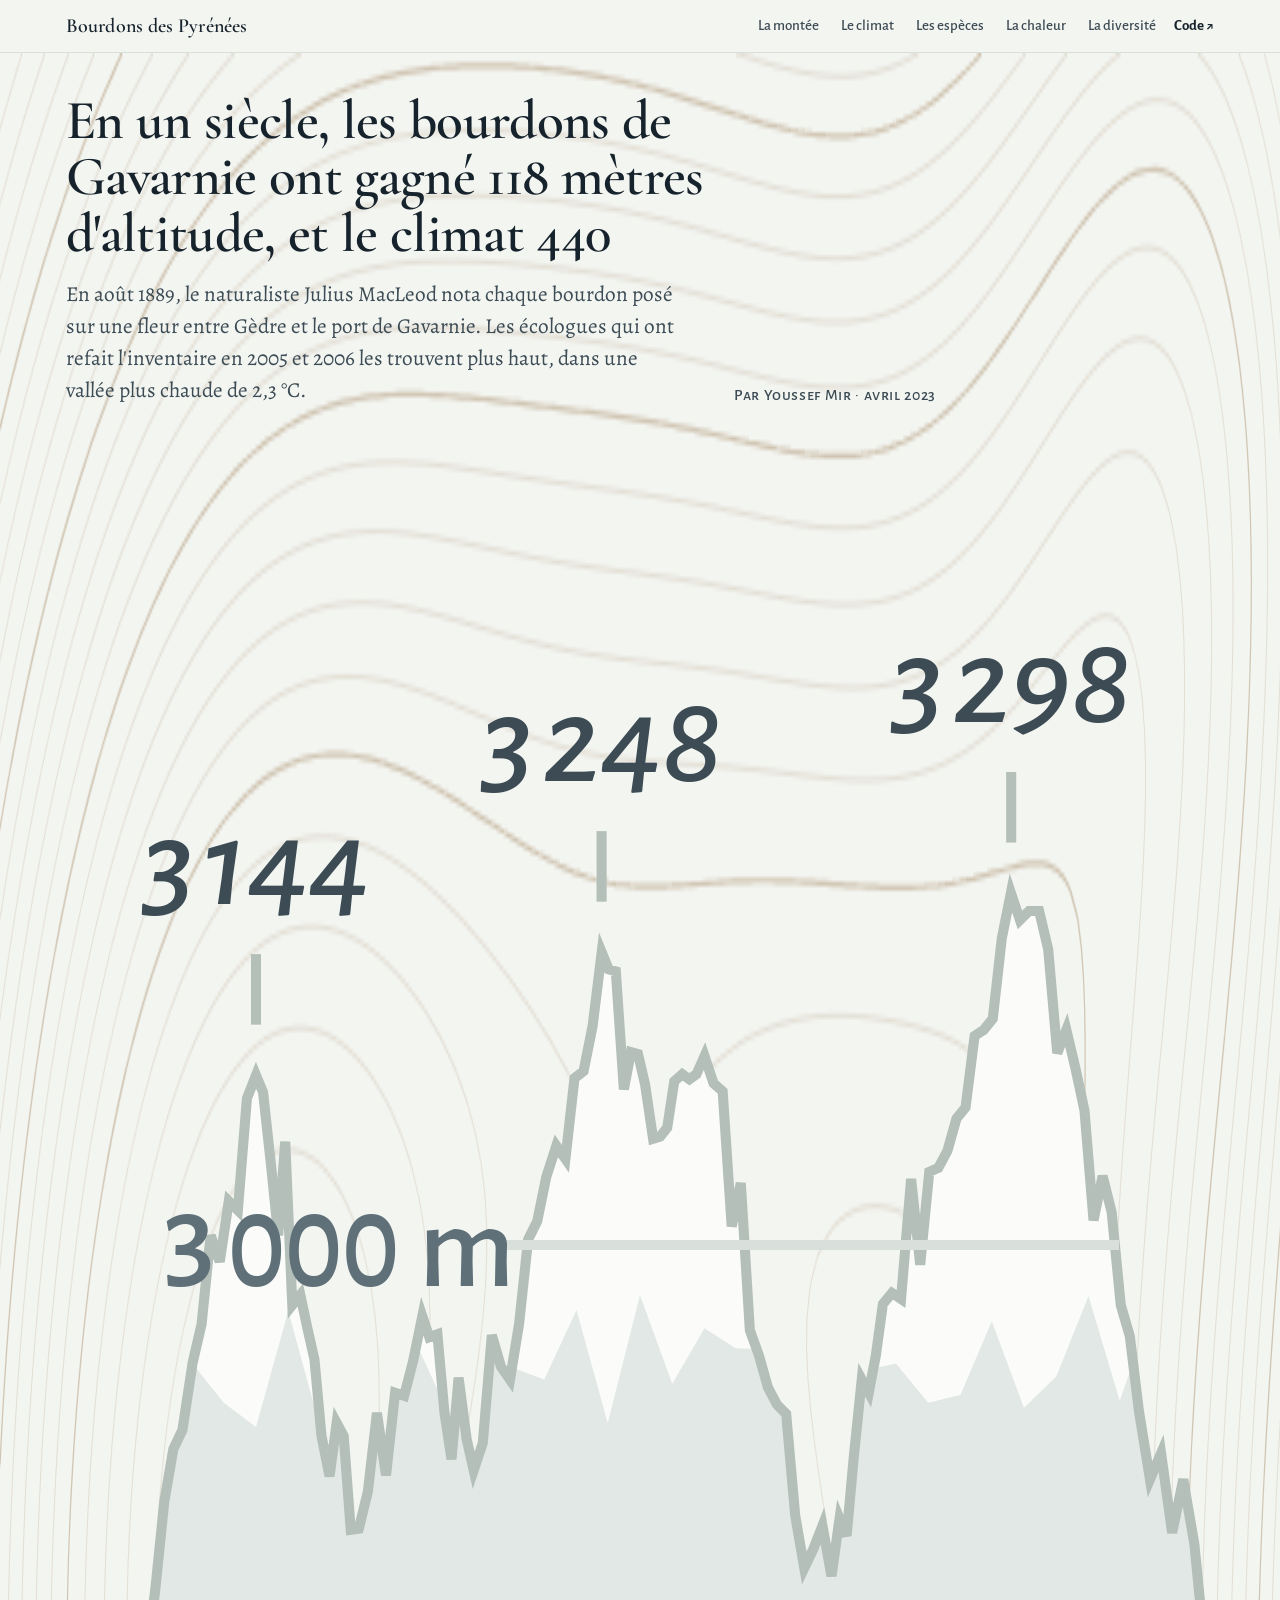
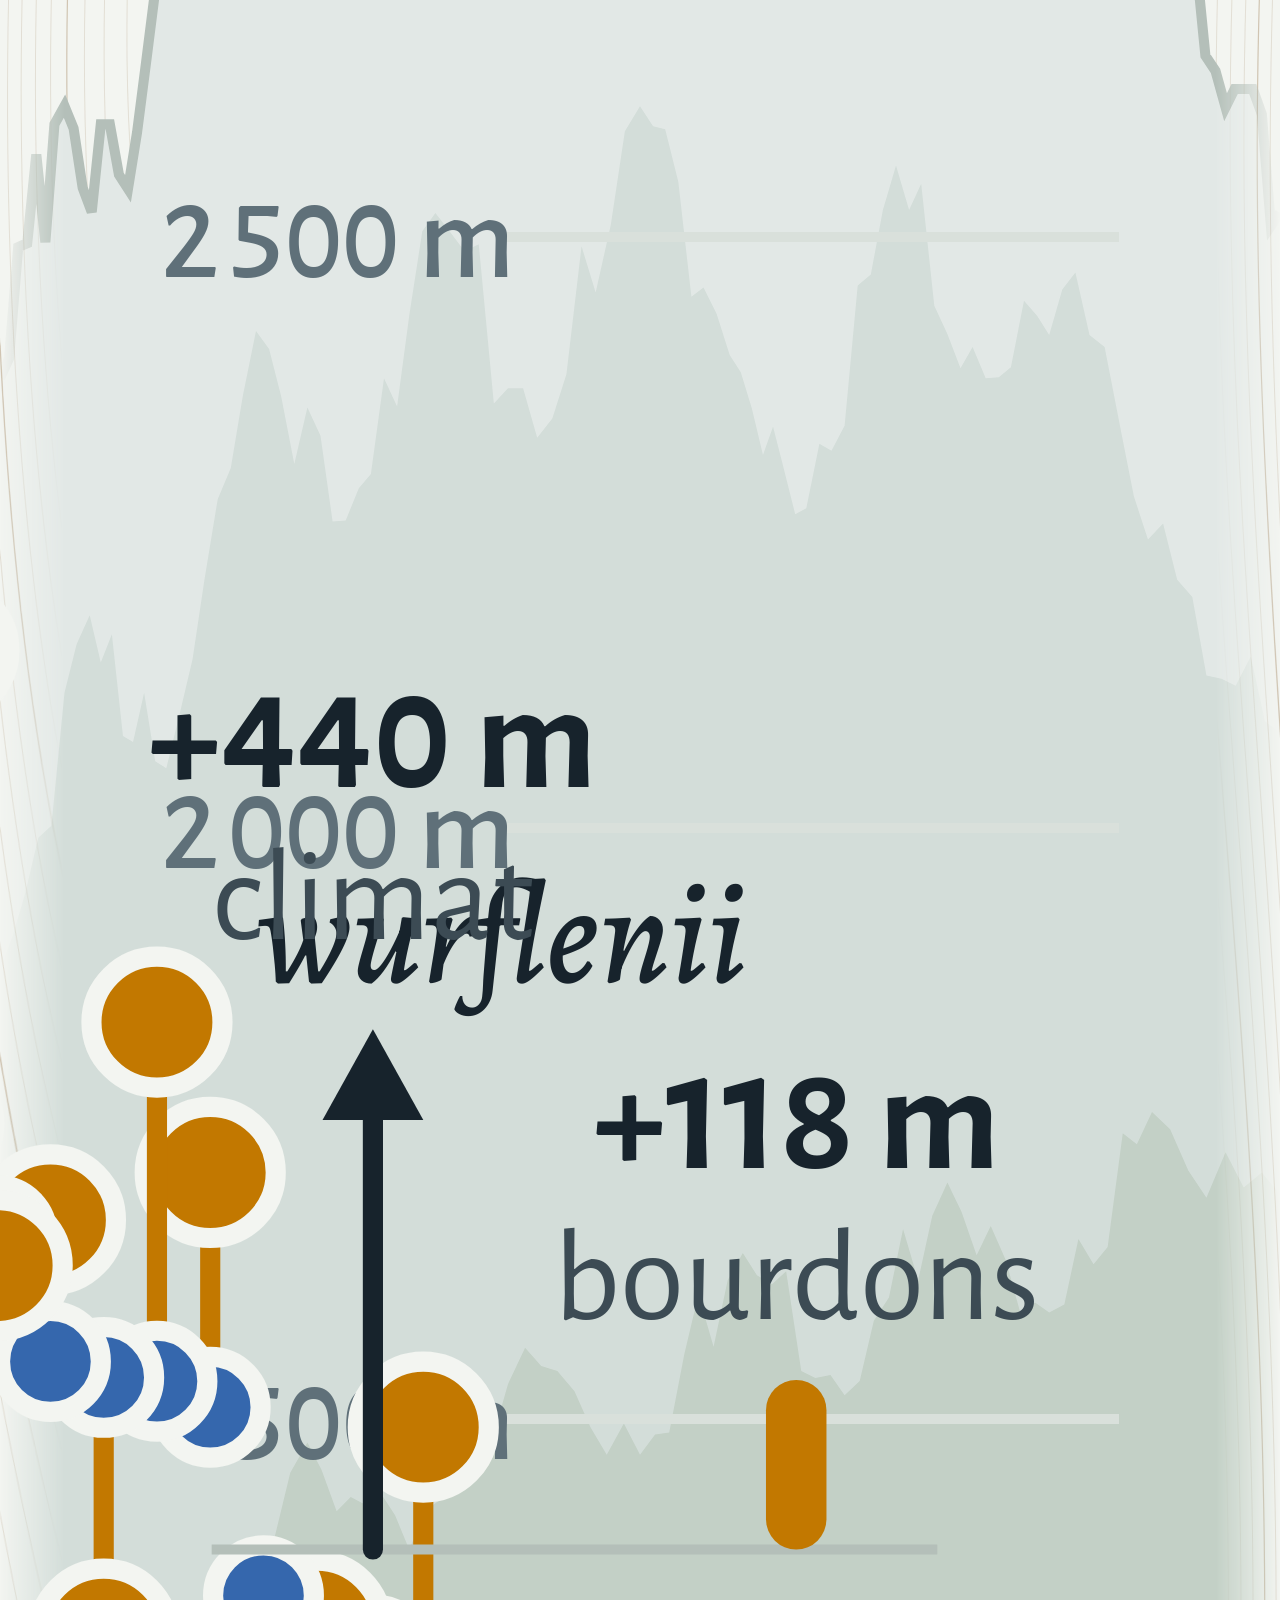
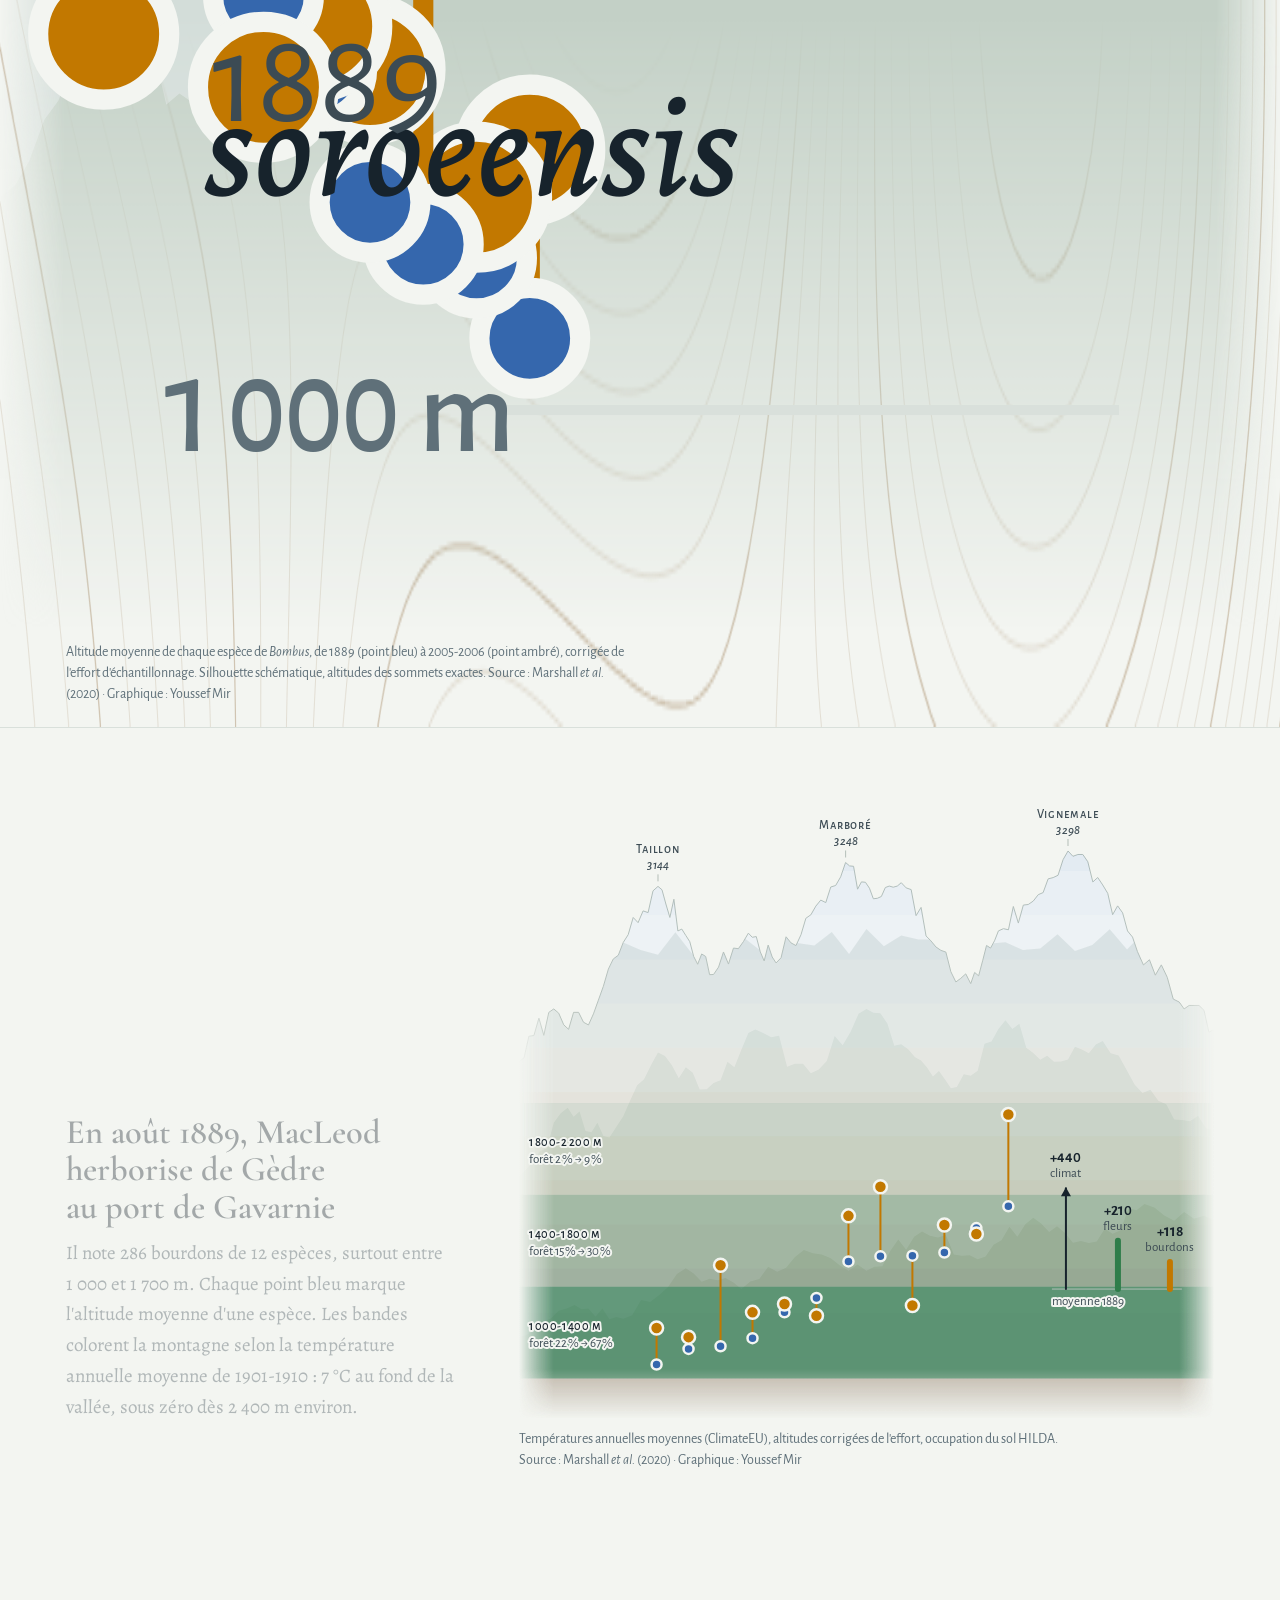
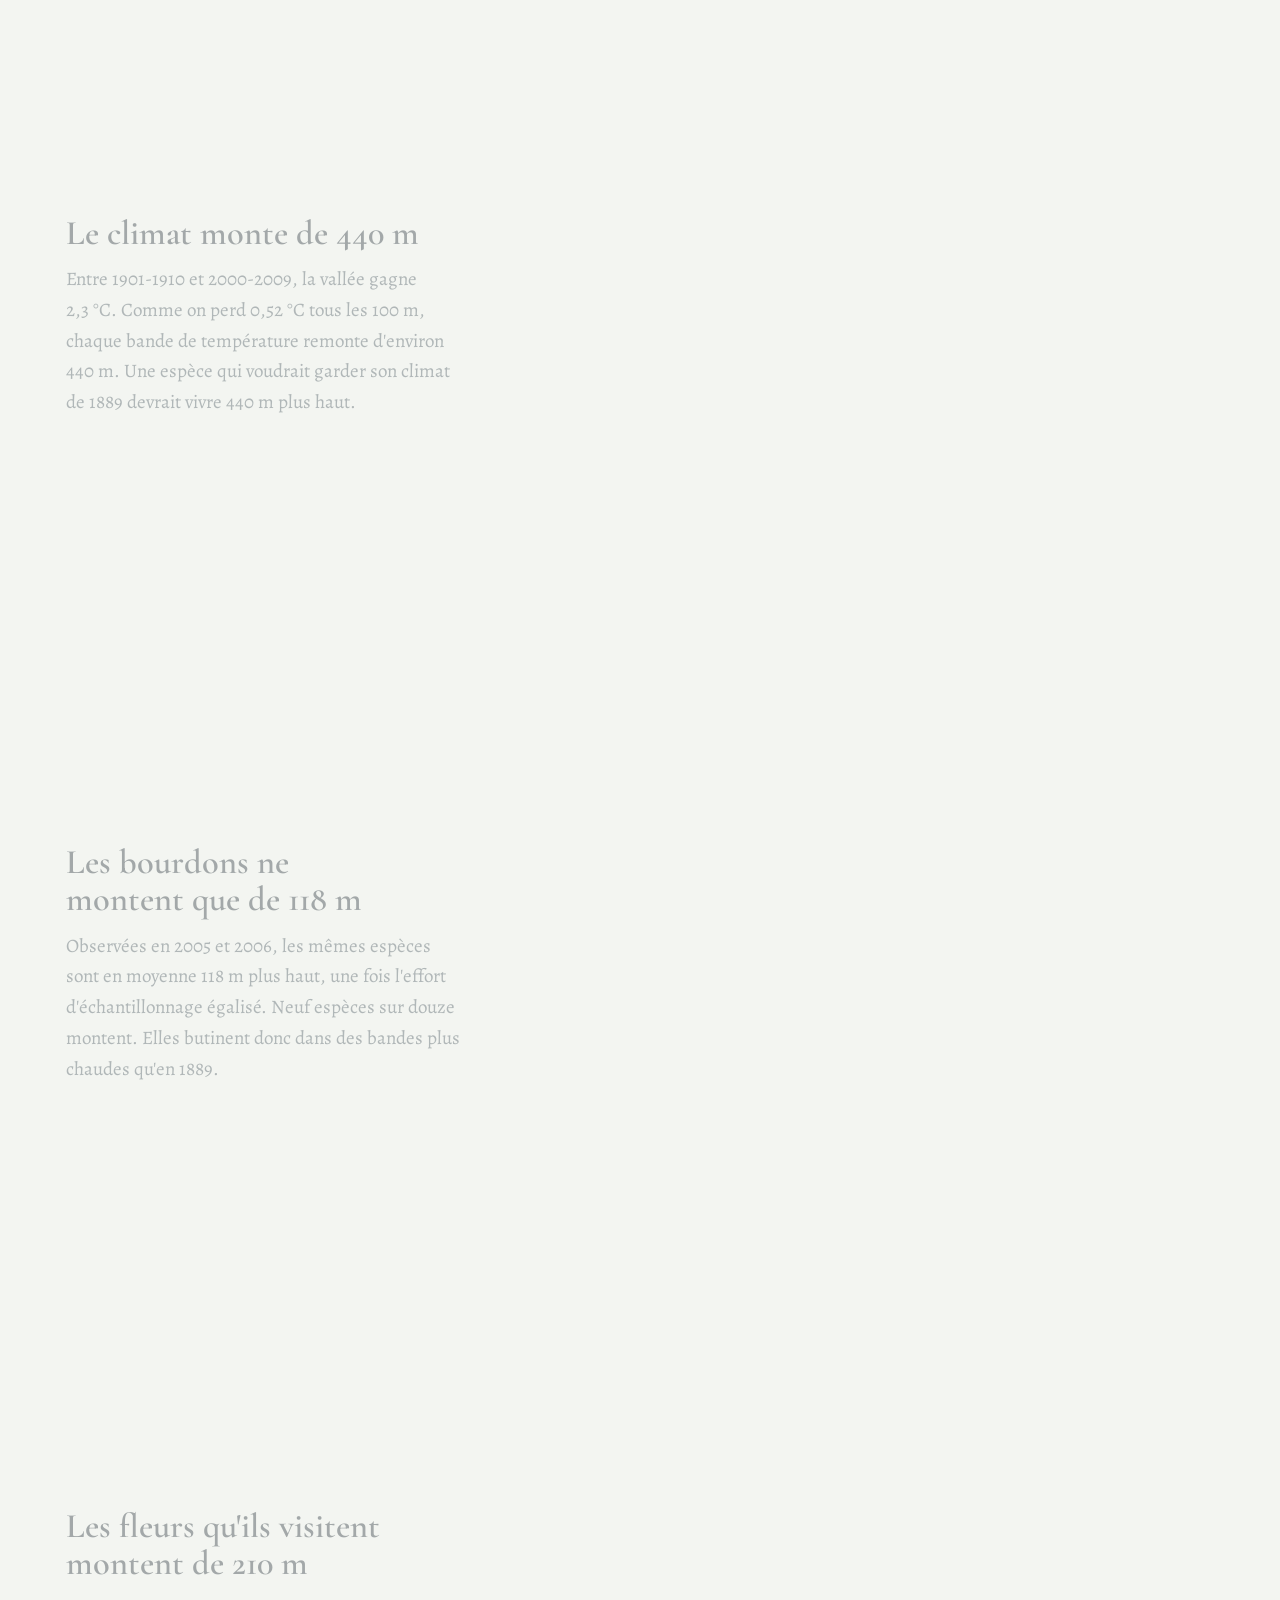
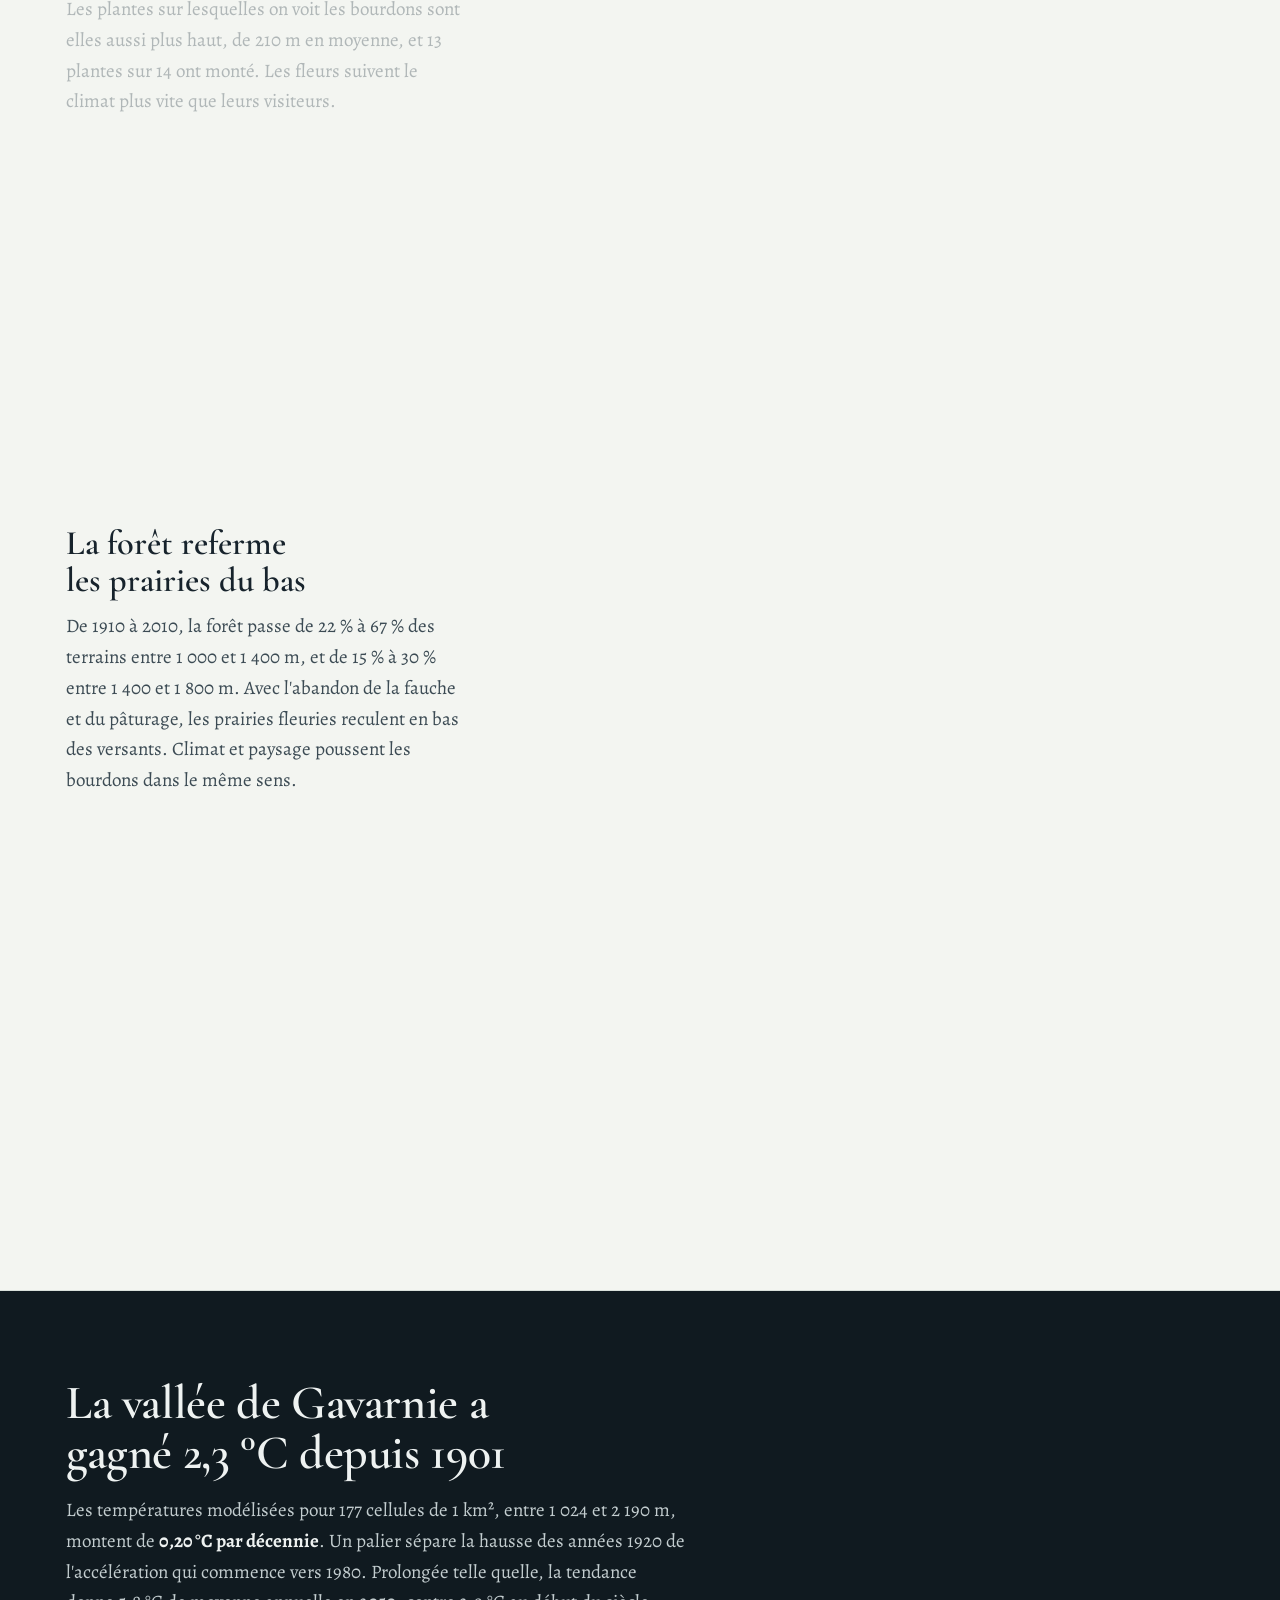
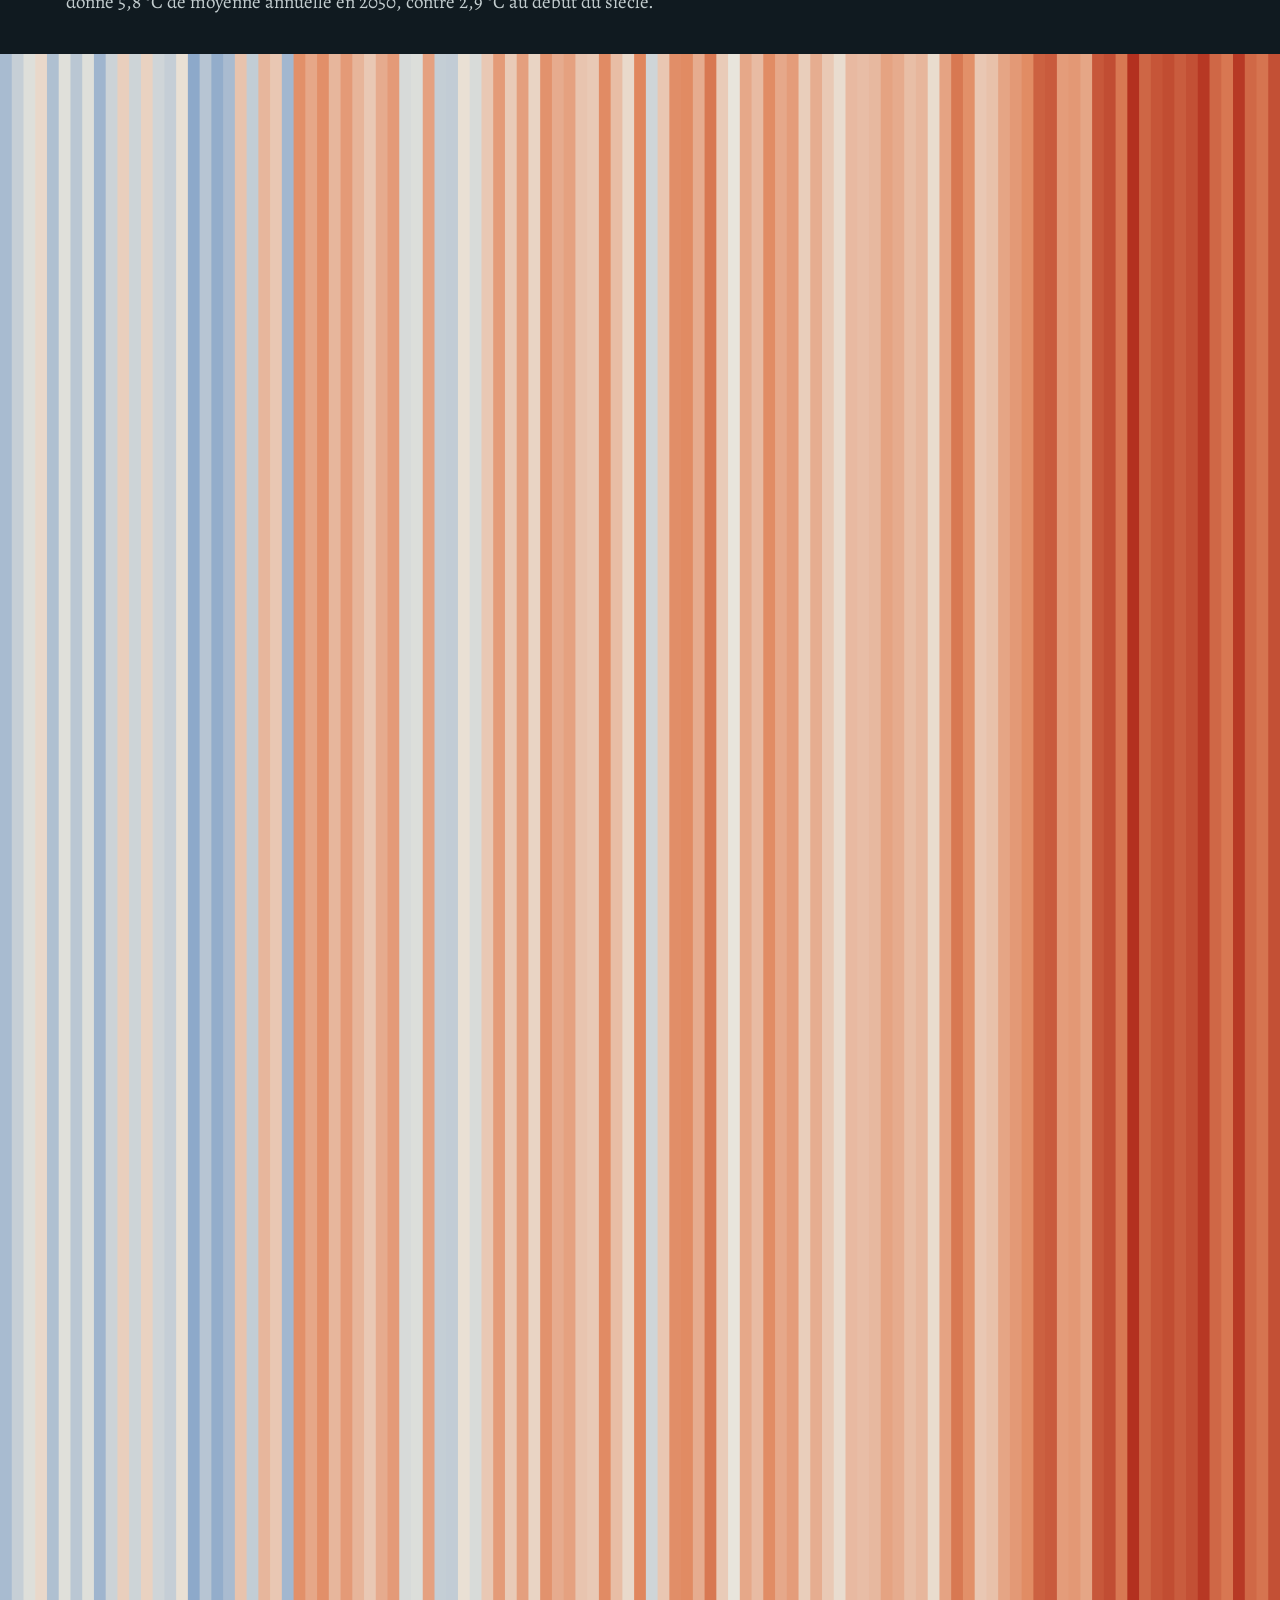
<file: index.html>
<!doctype html>
<html lang="fr">
<head>
<meta charset="utf-8">
<meta name="viewport" content="width=device-width, initial-scale=1, viewport-fit=cover">
<title>Bourdons des Pyrénées</title>
<meta name="description" content="En un siècle, les bourdons de la vallée de Gavarnie ont gagné 118 mètres d'altitude et le climat 440. Récit interactif à partir des inventaires de 1889 et de 2005-2006.">
<meta property="og:type" content="article">
<meta property="og:title" content="En un siècle, les bourdons de Gavarnie ont gagné 118 mètres d'altitude, et le climat 440">
<meta property="og:description" content="Deux inventaires de bourdons à 115 ans d'écart dans les Pyrénées : réchauffement, fermeture des prairies et déplacement des espèces en altitude.">
<meta property="og:image" content="https://youssefmir.github.io/Analysis-of-pollination-in-the-Pyrenees-main/cover.png">
<meta property="og:url" content="https://youssefmir.github.io/Analysis-of-pollination-in-the-Pyrenees-main/">
<meta name="twitter:card" content="summary_large_image">
<link rel="preconnect" href="https://fonts.googleapis.com">
<link rel="preconnect" href="https://fonts.gstatic.com" crossorigin>
<link rel="stylesheet" href="https://fonts.googleapis.com/css2?family=Alegreya:ital,wght@0,400;0,500;0,700;1,400;1,500&family=Alegreya+Sans:ital,wght@0,400;0,500;0,700;1,400;1,500&family=Alegreya+Sans+SC:wght@500;700&family=Cormorant+Garamond:ital,wght@0,600;0,700;1,600&display=swap">
<link rel="stylesheet" href="frame.css">
<link rel="stylesheet" href="styles.css">
</head>
<body id="top">
<a class="skip-link" href="#contenu">Aller au contenu</a>

<header class="topbar">
  <div class="wrap topbar__inner">
    <a class="brand" href="#top">Bourdons des Pyrénées</a>
    <nav class="sitenav" aria-label="Sections">
      <a href="#montee">La montée</a>
      <a href="#climat">Le climat</a>
      <a href="#especes">Les espèces</a>
      <a href="#chaleur">La chaleur</a>
      <a href="#diversite">La diversité</a>
    </nav>
    <a class="codelink" href="https://github.com/youssefmir/Analysis-of-pollination-in-the-Pyrenees-main">Code ↗</a>
  </div>
</header>

<main id="contenu">

  <!-- Ouverture : titre, chapô, signature, panorama -->
  <section class="opener" id="hero" aria-labelledby="titre">
    <canvas class="opener__contours" aria-hidden="true"></canvas>
    <div class="wrap opener__text">
      <h1 class="headline" id="titre">En un siècle, les bourdons de Gavarnie ont gagné 118&nbsp;mètres d'altitude, et le climat&nbsp;440</h1>
      <div class="opener__meta">
        <p class="standfirst">En août 1889, le naturaliste Julius MacLeod nota chaque bourdon posé sur une fleur entre Gèdre et le port de Gavarnie. Les écologues qui ont refait l'inventaire en 2005 et 2006 les trouvent plus haut, dans une vallée plus chaude de 2,3&nbsp;°C.</p>
        <p class="byline">Par Youssef Mir · avril 2023</p>
      </div>
    </div>
    <figure class="panorama">
      <div class="panorama__plot" id="hero-plot" role="img" aria-label="Profil de montagne. Altitude moyenne des 12 espèces de bourdons en 1889 et en 2005-2006, comparée à la montée des températures."></div>
      <figcaption class="wrap"><p class="source">Altitude moyenne de chaque espèce de <i>Bombus</i>, de 1889 (point bleu) à 2005-2006 (point ambré), corrigée de l'effort d'échantillonnage. Silhouette schématique, altitudes des sommets exactes. Source&nbsp;: Marshall <i>et al.</i> (2020) · Graphique&nbsp;: Youssef Mir</p></figcaption>
    </figure>
  </section>

  <!-- Récit déroulant sur la montagne -->
  <section class="scrolly" id="montee" aria-label="La montée, étape par étape">
    <div class="wrap scrolly__inner">
      <div class="scrolly__graphic">
        <div class="scrolly__sticky">
          <div class="stage" id="stage-plot" role="img" aria-label="Montagne colorée par bandes de température, avec les altitudes des bourdons, des plantes visitées et la part de forêt"></div>
          <p class="source">Températures annuelles moyennes (ClimateEU), altitudes corrigées de l'effort, occupation du sol HILDA. Source&nbsp;: Marshall <i>et al.</i> (2020) · Graphique&nbsp;: Youssef Mir</p>
        </div>
      </div>
      <div class="scrolly__steps">
        <div class="step" data-step="0">
          <h2 class="step__title">En août 1889, MacLeod herborise de Gèdre au port de Gavarnie</h2>
          <p>Il note 286 bourdons de 12 espèces, surtout entre 1&nbsp;000 et 1&nbsp;700&nbsp;m. Chaque point bleu marque l'altitude moyenne d'une espèce. Les bandes colorent la montagne selon la température annuelle moyenne de 1901-1910&nbsp;: 7&nbsp;°C au fond de la vallée, sous zéro dès 2&nbsp;400&nbsp;m environ.</p>
        </div>
        <div class="step" data-step="1">
          <h2 class="step__title">Le climat monte de 440&nbsp;m</h2>
          <p>Entre 1901-1910 et 2000-2009, la vallée gagne 2,3&nbsp;°C. Comme on perd 0,52&nbsp;°C tous les 100&nbsp;m, chaque bande de température remonte d'environ 440&nbsp;m. Une espèce qui voudrait garder son climat de 1889 devrait vivre 440&nbsp;m plus haut.</p>
        </div>
        <div class="step" data-step="2">
          <h2 class="step__title">Les bourdons ne montent que de 118&nbsp;m</h2>
          <p>Observées en 2005 et 2006, les mêmes espèces sont en moyenne 118&nbsp;m plus haut, une fois l'effort d'échantillonnage égalisé. Neuf espèces sur douze montent. Elles butinent donc dans des bandes plus chaudes qu'en 1889.</p>
        </div>
        <div class="step" data-step="3">
          <h2 class="step__title">Les fleurs qu'ils visitent montent de 210&nbsp;m</h2>
          <p>Les plantes sur lesquelles on voit les bourdons sont elles aussi plus haut, de 210&nbsp;m en moyenne, et 13 plantes sur 14 ont monté. Les fleurs suivent le climat plus vite que leurs visiteurs.</p>
        </div>
        <div class="step" data-step="4">
          <h2 class="step__title">La forêt referme les prairies du bas</h2>
          <p>De 1910 à 2010, la forêt passe de 22&nbsp;% à 67&nbsp;% des terrains entre 1&nbsp;000 et 1&nbsp;400&nbsp;m, et de 15&nbsp;% à 30&nbsp;% entre 1&nbsp;400 et 1&nbsp;800&nbsp;m. Avec l'abandon de la fauche et du pâturage, les prairies fleuries reculent en bas des versants. Climat et paysage poussent les bourdons dans le même sens.</p>
        </div>
      </div>
    </div>
  </section>

  <!-- Bande sombre : le réchauffement -->
  <section class="band" id="climat" aria-labelledby="climat-titre">
    <div class="wrap band__text">
      <h2 class="chapter__title" id="climat-titre">La vallée de Gavarnie a gagné 2,3&nbsp;°C depuis 1901</h2>
      <p>Les températures modélisées pour 177 cellules de 1&nbsp;km², entre 1&nbsp;024 et 2&nbsp;190&nbsp;m, montent de <strong data-k="slope">0,20&nbsp;°C par décennie</strong>. Un palier sépare la hausse des années 1920 de l'accélération qui commence vers 1980. Prolongée telle quelle, la tendance donne 5,8&nbsp;°C de moyenne annuelle en 2050, contre 2,9&nbsp;°C au début du siècle.</p>
    </div>
    <div class="stripes" id="stripes-plot" role="img" aria-label="Rayures climatiques de 1901 à 2009, du bleu (plus froid que 1901-1930) au rouge (plus chaud)"></div>
    <div class="wrap">
      <figure class="fig band__fig" id="fig-climate">
        <div class="fig__plot" id="climate-plot"></div>
        <figcaption class="source">Température annuelle moyenne des 177 cellules (ClimateEU v4.63). Tendance par moindres carrés, intervalle de confiance de Newey-West, projection avec intervalle de prédiction à 95&nbsp;%. Source&nbsp;: Marshall <i>et al.</i> (2020) · Graphique&nbsp;: Youssef Mir</figcaption>
      </figure>
    </div>
  </section>

  <!-- Les espèces une à une -->
  <section class="chapter" id="especes" aria-labelledby="especes-titre">
    <div class="wrap chapter__text">
      <h2 class="chapter__title" id="especes-titre">Neuf espèces sur douze butinent plus haut qu'en 1889</h2>
      <p>MacLeod a surtout herborisé autour de Gèdre, entre 1&nbsp;000 et 1&nbsp;200&nbsp;m. En 2005-2006, les relevés se sont concentrés entre 1&nbsp;400 et 1&nbsp;800&nbsp;m. Comparer les moyennes brutes reviendrait à mesurer où l'on a cherché. Dans chaque tranche de 200&nbsp;m, on tire donc au hasard autant d'observations pour les deux périodes, 1&nbsp;000&nbsp;fois (méthode de Chen <i>et al.</i>). Seule exception marquée, <i>B.&nbsp;soroeensis</i> voit sa moyenne baisser alors que son aire s'étend vers le bas comme vers le haut.</p>
    </div>
    <div class="wrap explorer">
      <figure class="fig explorer__chart" id="fig-dumbbell">
        <div class="explorer__controls">
          <div class="seg" id="shift-mode" role="group" aria-label="Mode de calcul">
            <button type="button" aria-pressed="true" data-mode="resampled">Effort égalisé</button>
            <button type="button" aria-pressed="false" data-mode="raw">Moyennes brutes</button>
          </div>
          <p class="explorer__hint">Choisissez une espèce dans le graphique.</p>
        </div>
        <div class="fig__plot" id="dumbbell-plot"></div>
        <figcaption class="source" id="dumbbell-note"></figcaption>
      </figure>
      <aside class="specimen" id="species-card" aria-live="polite">
        <label class="sr-only" for="species-select">Espèce</label>
        <select id="species-select"></select>
        <h3 class="specimen__name" id="species-name"></h3>
        <p class="specimen__text" id="species-text"></p>
        <div class="fig__plot" id="species-plot"></div>
        <p class="source">Un point par bourdon observé, à l'altitude du relevé. Le trait vertical marque la moyenne de la période.</p>
      </aside>
    </div>
  </section>

  <!-- Figure isolée : monter pour rester au frais -->
  <section class="chapter chapter--pull" id="chaleur" aria-labelledby="chaleur-titre">
    <div class="wrap chapter__text">
      <h2 class="chapter__title" id="chaleur-titre">Plus une espèce est montée, moins elle a chaud</h2>
      <p>À altitude égale, le mois d'août s'est réchauffé de <strong data-k="aug-warming">2,3&nbsp;°C</strong>. Les bourdons, eux, butinent en moyenne sous un mois d'août plus chaud de <strong>1,3&nbsp;°C</strong> qu'en 1889. Monter leur a épargné une partie du réchauffement. La différence est nette pour 8 espèces sur 12 (test de Kruskal-Wallis, correction de Holm). Les quatre autres sont celles qui sont le plus montées.</p>
    </div>
    <div class="wrap">
      <figure class="fig" id="fig-niche">
        <div class="fig__plot" id="niche-plot"></div>
        <figcaption class="source">Température moyenne d'août au point d'observation, modélisée pour 1901-1910 et 2001-2010. Chaque point part de la position « espèce restée sur place » et rejoint sa position observée. Source&nbsp;: Marshall <i>et al.</i> (2020) · Graphique&nbsp;: Youssef Mir</figcaption>
      </figure>
    </div>
  </section>

  <!-- Passage calme : diversité -->
  <section class="chapter chapter--quiet" id="diversite" aria-labelledby="diversite-titre">
    <div class="wrap quiet">
      <div class="quiet__text">
        <h2 class="chapter__title chapter__title--small" id="diversite-titre">Les douze espèces communes sont aussi équilibrées qu'en 1889</h2>
        <p>MacLeod a noté 286 bourdons dans 12 lieux-dits, l'équipe de 2005-2006 en a vu 568 dans 213 parcelles de 15&nbsp;minutes. On compare donc les deux inventaires pour un même nombre d'individus tirés au hasard. Les courbes de raréfaction se superposent et l'équitabilité vaut 0,87 dans les deux cas.</p>
        <p>Le fichier publié ne garde que les espèces présentes aux deux dates. Il ne dit donc rien des espèces perdues ou gagnées&nbsp;; sur l'inventaire complet, l'article en compte 16 en 1889 et 17 en 2005-2006.</p>
      </div>
      <figure class="fig quiet__fig" id="fig-rarefaction">
        <div class="fig__plot" id="rarefaction-plot"></div>
        <figcaption class="source">Nombre d'espèces attendu selon le nombre d'individus tirés, avec intervalle à 95&nbsp;% (Hurlbert, 1971 ; Heck <i>et al.</i>, 1975). Graphique&nbsp;: Youssef Mir</figcaption>
      </figure>
    </div>
  </section>

  <!-- Conclusion en prose -->
  <section class="chapter chapter--close" id="conclusion" aria-labelledby="conclusion-titre">
    <div class="wrap chapter__text">
      <h2 class="chapter__title" id="conclusion-titre">Une montée réelle, en retard sur le climat</h2>
      <p>Les deux inventaires confirment l'article de 2020. La vallée s'est réchauffée de 2,3&nbsp;°C, les bourdons ont gagné 118&nbsp;m (129&nbsp;m dans l'article) et les fleurs qu'ils visitent 210&nbsp;m (229&nbsp;m). Avec ce retard, ils butinent en août 1,3&nbsp;°C plus chaud qu'en 1889. Les espèces déjà hautes, comme <i>B.&nbsp;gerstaeckeri</i> qui suit l'aconit au-dessus de 2&nbsp;000&nbsp;m, auront de moins en moins de place vers le haut.</p>
      <p>Ces chiffres ont des limites. Les deux protocoles diffèrent et les lieux exacts de MacLeod sont inconnus. Les températures sont modélisées, avec plus d'incertitude avant 1950. Le fichier se limite aux douze espèces communes. Enfin, le climat et la fermeture des prairies agissent dans le même sens, et ces données ne permettent pas de séparer leurs effets.</p>
    </div>
  </section>

  <!-- Graphiques secondaires -->
  <section class="details-zone" id="details" aria-label="Détails">
    <div class="wrap">
      <details class="more" id="more">
        <summary>Détails&nbsp;: occupation du sol, effort d'échantillonnage et plantes visitées</summary>
        <div class="more__body">
          <figure class="fig" id="fig-landuse">
            <h3 class="fig__title">Part de forêt, de prairie et de roche par zone d'altitude, 1910 → 2010</h3>
            <div class="fig__plot landuse" id="landuse-plot"></div>
            <figcaption class="source" id="landuse-note">Reconstitution HILDA, cellules de 1&nbsp;km².</figcaption>
          </figure>
          <figure class="fig" id="fig-effort">
            <h3 class="fig__title">Nombre de bourdons observés par tranche de 200&nbsp;m</h3>
            <div class="fig__plot" id="effort-plot"></div>
          </figure>
          <figure class="fig" id="fig-plants">
            <h3 class="fig__title" id="profile-title">Profil de visite des trois plantes les plus butinées</h3>
            <div class="seg" id="plant-select" role="group" aria-label="Plante"></div>
            <div class="plants">
              <div class="fig__plot" id="profile-plot"></div>
              <div class="fig__plot" id="visitors-plot"></div>
            </div>
            <figcaption class="source" id="visitors-sub"></figcaption>
          </figure>
        </div>
      </details>
    </div>
  </section>
</main>

<footer class="footer">
  <div class="wrap footer__grid">
    <div>
      <h2>Données</h2>
      <p>Inventaires de Julius MacLeod (1889) et de l'équipe de Koos Biesmeijer (2005-2006), climat ClimateEU et occupation du sol HILDA, publiés avec l'article de <a href="https://doi.org/10.1098/rspb.2020.2201">Marshall <i>et al.</i>, <i>Proc. R. Soc. B</i>, 2020</a> (<a href="https://github.com/lmar116/PyreneesBumblebees">fichiers</a>).</p>
    </div>
    <div>
      <h2>Méthode</h2>
      <p>Tendance par moindres carrés avec intervalles de Newey-West, test du χ², raréfaction de Hurlbert, test de Kruskal-Wallis corrigé de Holm, rééchantillonnage de Chen <i>et al.</i> (2011). Tout est détaillé dans le <a href="https://github.com/youssefmir/Analysis-of-pollination-in-the-Pyrenees-main/blob/main/notebooks/bourdons_pyrenees.ipynb">notebook d'analyse</a>.</p>
    </div>
    <div>
      <h2>Projet</h2>
      <p>TP d'analyse de données sur la pollinisation par les bourdons sauvages. Youssef Mir, 2023. <a href="https://github.com/youssefmir/Analysis-of-pollination-in-the-Pyrenees-main">Code source</a>.</p>
    </div>
  </div>
</footer>

<script src="data.js"></script>
<script src="frame.js"></script>
<script src="app.js"></script>
</body>
</html>
</file>
<file: frame.css>
/* ==========================================================================
   Socle visuel du site
   --------------------------------------------------------------------------
   Typographie, grille, barre de navigation, pied de page, figures
   (graphiques), infobulle, vue tableau et contrôles.

   Ce fichier ne contient AUCUNE couleur littérale. La page définit ses
   tokens, en clair et en sombre, dans styles.css :
     --bg  --surface  --ink  --ink-2  --muted  --line  --axis
     --accent  --accent-ink  --font-display
   ========================================================================== */

:root {
  /* Polices : chaque page définit les siennes (--font-body, --font-mono, --font-display) */
  --font-body: system-ui, -apple-system, "Segoe UI", sans-serif;
  --font-mono: ui-monospace, SFMono-Regular, Menlo, Consolas, monospace;
  --font-heading: var(--font-display);

  --maxw: 1180px;
  --measure: 66ch;
  --radius: 10px;
  --topbar-h: 56px;

  /* Échelle typographique (ratio ~1.25, titres fluides) */
  --step--1: 0.8125rem;
  --step-0: 1.0625rem;
  --step-1: 1.25rem;
  --step-2: clamp(1.45rem, 1.25rem + 0.9vw, 1.8rem);
  --step-3: clamp(1.85rem, 1.45rem + 1.8vw, 2.65rem);
  --step-4: clamp(2.4rem, 1.6rem + 3.6vw, 4.25rem);
  --step-5: clamp(2.9rem, 1.7rem + 5.8vw, 6.25rem);

  /* Espacements */
  --space-1: 4px;
  --space-2: 8px;
  --space-3: 12px;
  --space-4: 16px;
  --space-5: 24px;
  --space-6: 32px;
  --space-7: 48px;
  --space-8: 72px;
  --space-9: 112px;
}

*,
*::before,
*::after {
  box-sizing: border-box;
}

html {
  -webkit-text-size-adjust: 100%;
  text-size-adjust: 100%;
  scroll-behavior: smooth;
  scroll-padding-top: calc(var(--topbar-h) + 16px);
  padding-top: env(safe-area-inset-top, 0px);
  padding-bottom: env(safe-area-inset-bottom, 0px);
}

body {
  margin: 0;
  background: var(--bg);
  color: var(--ink);
  font-family: var(--font-body);
  font-size: var(--step-0);
  line-height: 1.6;
  text-rendering: optimizeLegibility;
  -webkit-font-smoothing: antialiased;
}

/* Bande peinte sous la zone système (encoche) quand la barre est collante */
body::before {
  content: "";
  position: fixed;
  inset: 0 0 auto;
  height: env(safe-area-inset-top, 0px);
  z-index: 30;
  background: var(--bg);
}

img,
svg,
canvas {
  max-width: 100%;
}

[hidden] {
  display: none !important;
}

h1,
h2,
h3,
h4 {
  margin: 0;
  font-family: var(--font-heading);
  line-height: 1.08;
  text-wrap: balance;
}

p {
  margin: 0;
  text-wrap: pretty;
}

a {
  color: inherit;
  text-decoration-thickness: 1px;
  text-underline-offset: 3px;
  text-decoration-color: color-mix(in oklab, var(--accent) 70%, transparent);
}

a:hover {
  text-decoration-color: var(--accent);
}

:focus-visible {
  outline: 2px solid var(--accent);
  outline-offset: 2px;
  border-radius: 4px;
}

::selection {
  background: color-mix(in oklab, var(--accent) 30%, transparent);
}

.sr-only {
  position: absolute;
  width: 1px;
  height: 1px;
  padding: 0;
  margin: -1px;
  overflow: hidden;
  clip: rect(0, 0, 0, 0);
  white-space: nowrap;
  border: 0;
}

.skip-link {
  position: absolute;
  left: -9999px;
  top: 8px;
  z-index: 60;
  padding: 8px 12px;
  border-radius: 8px;
  background: var(--ink);
  color: var(--bg);
}

.skip-link:focus {
  left: max(16px, env(safe-area-inset-left, 0px));
}

/* ---------- Conteneur et sections ---------- */

.wrap {
  width: 100%;
  max-width: var(--maxw);
  margin-inline: auto;
  padding-left: max(16px, env(safe-area-inset-left, 0px));
  padding-right: max(16px, env(safe-area-inset-right, 0px));
}

.section {
  padding-block: var(--space-8);
}

.section + .section {
  border-top: 1px solid var(--line);
}

.section__head {
  display: grid;
  gap: var(--space-3);
  max-width: var(--measure);
  margin-bottom: var(--space-6);
}

.eyebrow {
  font: 600 0.8125rem/1.3 var(--font-body);
  color: var(--muted);
}

.title-xl {
  font-size: var(--step-5);
  letter-spacing: -0.02em;
}

.title-lg {
  font-size: var(--step-4);
  letter-spacing: -0.015em;
}

.title-md {
  font-size: var(--step-3);
  letter-spacing: -0.01em;
}

.title-sm {
  font-size: var(--step-2);
}

.lede {
  font-size: var(--step-1);
  line-height: 1.5;
  color: var(--ink-2);
  max-width: var(--measure);
}

.prose {
  display: grid;
  gap: 1em;
  max-width: var(--measure);
  color: var(--ink-2);
}

.prose strong {
  color: var(--ink);
  font-weight: 600;
}

.mono {
  font-family: var(--font-mono);
}

.num {
  font-variant-numeric: tabular-nums;
}

/* ---------- Barre de navigation ---------- */

.topbar {
  position: sticky;
  top: env(safe-area-inset-top, 0px);
  z-index: 40;
  background: var(--bg);
  border-bottom: 1px solid var(--line);
}

.topbar__inner {
  display: flex;
  align-items: center;
  gap: var(--space-4);
  min-height: var(--topbar-h);
}

.brand {
  display: inline-flex;
  align-items: baseline;
  gap: 8px;
  font-weight: 600;
  font-size: 0.9375rem;
  text-decoration: none;
  white-space: nowrap;
}

.brand__sub {
  color: var(--muted);
  font-weight: 500;
}

.sitenav {
  display: flex;
  gap: 18px;
  margin-left: auto;
  min-width: 0;
  overflow-x: auto;
  scrollbar-width: none;
}

.sitenav::-webkit-scrollbar {
  display: none;
}

.sitenav a {
  flex: none;
  padding: 6px 2px;
  font-size: 0.875rem;
  font-weight: 500;
  color: var(--ink-2);
  text-decoration: none;
  white-space: nowrap;
  box-shadow: inset 0 -2px 0 transparent;
}

.sitenav a:hover {
  color: var(--ink);
}

.sitenav a[aria-current] {
  color: var(--ink);
  box-shadow: inset 0 -2px 0 var(--accent);
}

.codelink {
  flex: none;
  font-size: 0.875rem;
  font-weight: 600;
  text-decoration: none;
  color: var(--ink);
}

.codelink:hover {
  text-decoration: underline;
}

@media (max-width: 720px) {
  .brand__sub,
  .codelink {
    display: none;
  }

  .sitenav a {
    padding: 6px 9px;
    font-size: 0.8125rem;
  }
}

/* ---------- Chiffres clés (tuiles) ---------- */

.kpis {
  display: grid;
  grid-template-columns: repeat(auto-fit, minmax(min(100%, 190px), 1fr));
  gap: var(--space-5) var(--space-5);
}

.kpi {
  display: grid;
  align-content: start;
  gap: 6px;
  padding-top: var(--space-3);
  border-top: 1px solid var(--line);
  min-width: 0;
}

.kpi__value {
  font: 600 clamp(1.9rem, 1.4rem + 1.8vw, 2.8rem)/1 var(--font-body);
  letter-spacing: -0.02em;
  color: var(--ink);
}

.kpi__unit {
  font-size: 0.55em;
  font-weight: 500;
  letter-spacing: 0;
  color: var(--ink-2);
  margin-left: 2px;
}

.kpi__label {
  font-size: var(--step--1);
  line-height: 1.4;
  color: var(--ink-2);
}

/* ---------- Figures (graphiques) ---------- */

.fig {
  margin: 0;
  display: grid;
  gap: var(--space-3);
  min-width: 0;
}

.fig__head {
  display: flex;
  flex-wrap: wrap;
  align-items: flex-end;
  justify-content: space-between;
  gap: var(--space-3) var(--space-5);
}

.fig__titles {
  display: grid;
  gap: 2px;
  min-width: 0;
  max-width: var(--measure);
}

.fig__title {
  font: 600 var(--step-1)/1.3 var(--font-body);
  color: var(--ink);
  text-wrap: balance;
}

.fig__sub {
  font-size: var(--step--1);
  color: var(--ink-2);
}

.fig__plot {
  position: relative;
  min-width: 0;
}

.fig__plot > svg {
  display: block;
  width: 100%;
  height: auto;
  overflow: visible;
}

.fig__note {
  font-size: var(--step--1);
  line-height: 1.5;
  color: var(--muted);
  max-width: var(--measure);
}

/* Habillage SVG commun */
.axis text,
.chart-label {
  fill: var(--muted);
  font-family: var(--font-body);
  font-size: 12px;
  font-weight: 500;
  font-variant-numeric: tabular-nums;
}

.chart-label--ink {
  fill: var(--ink-2);
}

.chart-label--strong {
  fill: var(--ink);
  font-weight: 600;
}

.grid line {
  stroke: var(--line);
  stroke-width: 1;
  shape-rendering: crispEdges;
}

.baseline {
  stroke: var(--axis);
  stroke-width: 1;
  shape-rendering: crispEdges;
}

.hit {
  fill: transparent;
  stroke: none;
  cursor: crosshair;
}

[tabindex].mark:focus-visible,
.mark.is-hot {
  outline: none;
  filter: brightness(1.08) saturate(1.1);
}

/* ---------- Légende ---------- */

.legend {
  display: flex;
  flex-wrap: wrap;
  gap: 6px 18px;
  margin: 0;
  padding: 0;
  list-style: none;
  font-size: var(--step--1);
  color: var(--ink-2);
}

.legend li {
  display: inline-flex;
  align-items: center;
  gap: 7px;
}

.legend__key {
  flex: none;
  width: 12px;
  height: 12px;
  border-radius: 3px;
}

.legend__key--line {
  width: 18px;
  height: 2px;
  border-radius: 1px;
}

.legend__key--dot {
  width: 10px;
  height: 10px;
  border-radius: 50%;
}

/* ---------- Contrôles ---------- */

.controls {
  display: flex;
  flex-wrap: wrap;
  align-items: center;
  gap: var(--space-3) var(--space-4);
}

.seg {
  display: inline-flex;
  flex-wrap: wrap;
  gap: 2px;
  padding: 2px;
  border: 1px solid var(--line);
  border-radius: 6px;
  background: var(--surface);
}

.seg button {
  font: 500 var(--step--1) / 1 var(--font-body);
  padding: 8px 12px;
  border: 0;
  border-radius: 4px;
  background: transparent;
  color: var(--ink-2);
  cursor: pointer;
}

.seg button:hover {
  color: var(--ink);
}

.seg button[aria-pressed="true"] {
  background: var(--ink);
  color: var(--bg);
}

.field {
  display: grid;
  gap: 6px;
  min-width: 0;
}

.field > label,
.field__label {
  font: 600 0.8125rem/1.2 var(--font-body);
  color: var(--ink-2);
}

select,
input[type="number"],
input[type="date"],
input[type="time"] {
  font: 500 0.9375rem/1.2 var(--font-body);
  color: var(--ink);
  background: var(--surface);
  border: 1px solid var(--line);
  border-radius: 8px;
  padding: 9px 10px;
  min-width: 0;
  max-width: 100%;
}

select:hover,
input:hover {
  border-color: var(--ink-2);
}

input[type="range"] {
  accent-color: var(--accent);
  width: 100%;
}

.btn {
  display: inline-flex;
  align-items: center;
  gap: 8px;
  font: 600 0.9375rem/1 var(--font-body);
  padding: 11px 16px;
  border-radius: 6px;
  border: 1px solid transparent;
  background: var(--accent);
  color: var(--accent-ink);
  cursor: pointer;
  text-decoration: none;
}

.btn--ghost {
  background: transparent;
  color: var(--ink);
  border-color: var(--line);
}

/* ---------- Infobulle ---------- */

.tip {
  position: fixed;
  z-index: 50;
  pointer-events: none;
  max-width: 280px;
  padding: 9px 11px;
  border: 1px solid var(--line);
  border-radius: 9px;
  background: var(--surface);
  color: var(--ink);
  box-shadow: 0 10px 30px color-mix(in oklab, var(--ink) 16%, transparent);
  font: 500 0.8125rem/1.35 var(--font-body);
  font-variant-numeric: tabular-nums;
}

.tip__title {
  margin-bottom: 5px;
  color: var(--ink-2);
  font-weight: 600;
}

.tip__row {
  display: flex;
  align-items: center;
  gap: 8px;
}

.tip__row + .tip__row {
  margin-top: 3px;
}

.tip__key {
  flex: none;
  width: 12px;
  height: 2px;
  border-radius: 1px;
}

.tip__key--dot {
  width: 8px;
  height: 8px;
  border-radius: 50%;
}

.tip__key--box {
  width: 10px;
  height: 10px;
  border-radius: 2px;
}

.tip__value {
  font-weight: 650;
  color: var(--ink);
}

.tip__label {
  color: var(--ink-2);
}

.tip__note {
  margin-top: 6px;
  color: var(--muted);
  font-size: 0.75rem;
}

/* ---------- Vue tableau (jumeau accessible des graphiques) ---------- */

.dataview {
  font-size: var(--step--1);
  color: var(--ink-2);
}

.dataview > summary {
  width: fit-content;
  cursor: pointer;
  font-weight: 500;
  color: var(--ink-2);
}

.dataview > summary:hover {
  color: var(--ink);
}

.dataview__scroll {
  margin-top: var(--space-2);
  max-height: 360px;
  overflow: auto;
  border: 1px solid var(--line);
  border-radius: 8px;
}

.dataview table {
  width: 100%;
  border-collapse: collapse;
  font-variant-numeric: tabular-nums;
}

.dataview th,
.dataview td {
  padding: 6px 10px;
  border-bottom: 1px solid var(--line);
  text-align: left;
  white-space: nowrap;
}

.dataview th {
  position: sticky;
  top: 0;
  background: var(--surface);
  color: var(--ink);
  font-weight: 600;
}

.dataview .num {
  text-align: right;
}

/* ---------- Pied de page ---------- */

.footer {
  border-top: 1px solid var(--line);
  padding-block: var(--space-7) var(--space-8);
  font-size: var(--step--1);
  line-height: 1.55;
  color: var(--ink-2);
}

.footer__grid {
  display: grid;
  grid-template-columns: repeat(auto-fit, minmax(min(100%, 230px), 1fr));
  gap: var(--space-5) var(--space-6);
}

.footer__grid > * {
  min-width: 0;
}

.footer h2 {
  margin-bottom: var(--space-2);
  font: 600 0.8125rem/1.3 var(--font-body);
  color: var(--ink);
}

.footer ul {
  margin: 0;
  padding: 0;
  list-style: none;
  display: grid;
  gap: 4px;
}

/* ---------- Mouvement réduit ---------- */

@media (prefers-reduced-motion: reduce) {
  html {
    scroll-behavior: auto;
  }

  *,
  *::before,
  *::after {
    animation-duration: 0.01ms !important;
    animation-iteration-count: 1 !important;
    transition-duration: 0.01ms !important;
  }
}
</file>
<file: styles.css>
/* ==========================================================================
   Bourdons des Pyrénées
   Direction : carte topographique × carnet de naturaliste.
   Mise en page : colonne de texte éditoriale (~62 caractères), graphiques
   larges ou pleine largeur ; un récit déroulant sur la montagne ; une bande
   sombre pour le réchauffement.
   ========================================================================== */

:root {
  /* Papier de carte, encre ardoise, ambre de bourdon */
  --bg: #f3f5f1;
  --surface: #fbfcfa;
  --ink: #17232c;
  --ink-2: #3c4b54;
  --muted: #5f7079;
  --line: #d9e0db;
  --axis: #b4bfb9;
  --accent: #a96800;
  --accent-ink: #ffffff;

  /* Données */
  --p1889: #3567ad;
  --p2005: #c27800;
  --plant: #2f7d4a;
  --forest: #1a7a4f;
  --grass: #84ab25;
  --rock: #a8692f;

  /* Relief et cartographie */
  --ridge-far: #e2e8e6;
  --ridge-mid: #d3ddd9;
  --ridge-near: #c3d0c6;
  --snow: #fbfcfa;
  --contour: rgba(140, 104, 58, 0.2);
  --contour-strong: rgba(140, 104, 58, 0.34);

  /* Bandes de température (froid → chaud) */
  --t-cold: #3f6fae;
  --t-cool: #9fbcd9;
  --t-mid: #f1efe6;
  --t-warm: #e3a46a;
  --t-hot: #b8432c;

  /* Typographie : serif de titrage, serif de lecture, capitales de carte */
  --font-display: "Cormorant Garamond", "Iowan Old Style", Georgia, serif;
  --font-body: "Alegreya", "Iowan Old Style", Georgia, serif;
  --font-mono: "Alegreya Sans", "Gill Sans", "Trebuchet MS", sans-serif;
  --font-sc: "Alegreya Sans SC", "Alegreya Sans", "Gill Sans", sans-serif;
  --font-ui: "Alegreya Sans", "Gill Sans", "Trebuchet MS", sans-serif;

  --measure: 62ch;
  --maxw: 1180px;
}

@media (prefers-color-scheme: dark) {
  :root:not([data-theme="light"]) {
    --bg: #0f171c;
    --surface: #142027;
    --ink: #e7eded;
    --ink-2: #b6c2c5;
    --muted: #8c9ca3;
    --line: #24323a;
    --axis: #3b4c55;
    --accent: #e3a43a;
    --accent-ink: #1a1203;
    --p1889: #5b8ddc;
    --p2005: #c4840e;
    --plant: #4f9d68;
    --forest: #1f7d52;
    --grass: #909f2a;
    --rock: #b3523f;
    --ridge-far: #17232b;
    --ridge-mid: #1c2b34;
    --ridge-near: #22343d;
    --snow: #2c3c45;
    --contour: rgba(214, 180, 120, 0.09);
    --contour-strong: rgba(214, 180, 120, 0.17);
    --t-cold: #2f5f9f;
    --t-cool: #34506b;
    --t-mid: #2a3337;
    --t-warm: #8d5a33;
    --t-hot: #b24a33;
    color-scheme: dark;
  }
}

:root[data-theme="dark"] {
  --bg: #0f171c;
  --surface: #142027;
  --ink: #e7eded;
  --ink-2: #b6c2c5;
  --muted: #8c9ca3;
  --line: #24323a;
  --axis: #3b4c55;
  --accent: #e3a43a;
  --accent-ink: #1a1203;
  --p1889: #5b8ddc;
  --p2005: #c4840e;
  --plant: #4f9d68;
  --forest: #1f7d52;
  --grass: #909f2a;
  --rock: #b3523f;
  --ridge-far: #17232b;
  --ridge-mid: #1c2b34;
  --ridge-near: #22343d;
  --snow: #2c3c45;
  --contour: rgba(214, 180, 120, 0.09);
  --contour-strong: rgba(214, 180, 120, 0.17);
  --t-cold: #2f5f9f;
  --t-cool: #34506b;
  --t-mid: #2a3337;
  --t-warm: #8d5a33;
  --t-hot: #b24a33;
  color-scheme: dark;
}

/* ---------- Base typographique ---------- */

body {
  font-size: 1.1875rem;
  line-height: 1.62;
  font-feature-settings: "kern", "liga", "onum";
}

h1,
h2,
h3 {
  font-family: var(--font-display);
  font-weight: 600;
}

strong {
  font-weight: 700;
  color: var(--ink);
}

.source {
  margin: 0;
  font: 400 0.875rem/1.5 var(--font-ui);
  color: var(--muted);
  max-width: 80ch;
}

.source i {
  font-style: italic;
}

/* ---------- Barre du haut ---------- */

.topbar__inner {
  min-height: 52px;
}

.brand {
  font: 600 1.25rem/1 var(--font-display);
  letter-spacing: 0.005em;
}

.sitenav a,
.codelink {
  font-family: var(--font-ui);
  font-size: 0.9375rem;
}

/* ---------- Ouverture ---------- */

.opener {
  position: relative;
  overflow: hidden;
  border-bottom: 1px solid var(--line);
}

.opener__contours {
  position: absolute;
  inset: 0;
  width: 100%;
  height: 100%;
  pointer-events: none;
}

.opener__text {
  position: relative;
  display: grid;
  gap: 16px;
  padding-block: 40px 0;
}

.headline {
  max-width: 27ch;
  font-size: clamp(2.2rem, 1.25rem + 2.75vw, 3.6rem);
  line-height: 1.02;
  letter-spacing: -0.012em;
  text-wrap: balance;
}

.opener__meta {
  display: grid;
  grid-template-columns: minmax(0, 62ch) auto;
  align-items: end;
  gap: 8px 48px;
}

.standfirst {
  font-size: clamp(1.15rem, 1.05rem + 0.35vw, 1.35rem);
  line-height: 1.5;
  color: var(--ink-2);
}

.byline {
  font: 500 1rem/1.3 var(--font-sc);
  letter-spacing: 0.04em;
  color: var(--ink-2);
  white-space: nowrap;
}

.panorama {
  position: relative;
  margin: 0;
  display: grid;
  gap: 10px;
  padding-bottom: 22px;
}

.panorama__plot > svg,
.stage > svg {
  display: block;
  width: 100%;
  height: auto;
  overflow: visible;
}

@media (max-width: 760px) {
  .opener__meta {
    grid-template-columns: minmax(0, 1fr);
  }

  .opener__text {
    padding-top: 28px;
  }
}

/* ---------- Marques SVG ---------- */

svg text,
.nohit {
  pointer-events: none;
}

.f-p1889 {
  fill: var(--p1889);
}

.f-p2005 {
  fill: var(--p2005);
}

.f-plant {
  fill: var(--plant);
}

.s-p1889 {
  stroke: var(--p1889);
}

.s-p2005 {
  stroke: var(--p2005);
}

.s-plant {
  stroke: var(--plant);
}

.f-forest {
  fill: var(--forest);
}

.f-grass {
  fill: var(--grass);
}

.f-rock {
  fill: var(--rock);
}

.ring {
  stroke: var(--bg);
  stroke-width: 2;
}

.ring--strong {
  stroke-width: 2.5;
}

.on-surface .ring {
  stroke: var(--surface);
}

.ridge--far {
  fill: var(--ridge-far);
}

.ridge--mid {
  fill: var(--ridge-mid);
}

.ridge--near {
  fill: var(--ridge-near);
}

.ridge--snow {
  fill: var(--snow);
}

.ridge-line {
  fill: none;
  stroke: var(--axis);
  stroke-width: 1;
}

/* Écritures de carte : noms en petites capitales, cotes en chiffres italiques */
.map-name {
  fill: var(--ink-2);
  font: 500 12.5px/1 var(--font-sc);
  letter-spacing: 0.06em;
}

.map-height {
  fill: var(--ink-2);
  font: italic 500 12.5px/1 var(--font-ui);
}

.elev-label {
  fill: var(--muted);
  font: 500 12px/1 var(--font-ui);
  font-variant-numeric: lining-nums tabular-nums;
}

.specimen-label {
  fill: var(--ink);
  font: italic 500 14px/1 var(--font-body);
}

.specimen-value {
  fill: var(--ink-2);
  font: 500 12.5px/1 var(--font-ui);
  font-variant-numeric: lining-nums;
}

.callout {
  fill: var(--ink);
  font: 700 15px/1 var(--font-ui);
  font-variant-numeric: lining-nums;
}

.callout-sub {
  fill: var(--ink-2);
  font: 400 13px/1 var(--font-ui);
}

.axis text,
.chart-label {
  font-family: var(--font-ui);
  font-size: 12.5px;
  font-variant-numeric: lining-nums tabular-nums;
}

.stem {
  stroke-width: 2;
  stroke-linecap: round;
  fill: none;
}

.stem--neutral {
  stroke: var(--axis);
}

.arrow {
  fill: none;
  stroke-linecap: round;
}

.arrow--climate {
  stroke: var(--ink);
  stroke-width: 2;
}

.arrow--bees {
  stroke: var(--p2005);
  stroke-width: 6;
}

.arrow--plants {
  stroke: var(--plant);
  stroke-width: 6;
}

.arrowhead {
  fill: var(--ink);
}

.guide {
  stroke: var(--axis);
  stroke-width: 1;
  fill: none;
}

.guide--dash {
  stroke-dasharray: 3 4;
}

.zero-line {
  stroke: var(--axis);
  stroke-width: 1;
}

.ci-band {
  opacity: 0.16;
}

.line {
  fill: none;
  stroke-width: 2;
  stroke-linejoin: round;
  stroke-linecap: round;
}

.line--ink {
  stroke: var(--ink-2);
  stroke-width: 1.5;
}

.line--trend {
  stroke: var(--accent);
  stroke-width: 2.5;
}

.crosshair {
  stroke: var(--ink-2);
  stroke-width: 1;
  pointer-events: none;
}

.hover-dot {
  fill: var(--ink);
  stroke: var(--bg);
  stroke-width: 2;
  pointer-events: none;
}

.overlay {
  fill: transparent;
  cursor: crosshair;
}

.overlay:focus-visible {
  outline: none;
  stroke: var(--accent);
  stroke-width: 2;
}

.row-hit {
  fill: transparent;
  cursor: pointer;
}

.row-hit:hover,
.row-hit:focus-visible,
.row-hit.is-selected {
  fill: color-mix(in oklab, var(--accent) 9%, transparent);
  outline: none;
}

.hollow {
  fill: var(--bg);
  stroke-width: 2.5;
}

.band-label {
  fill: var(--ink-2);
  font: 500 12px/1 var(--font-ui);
  font-variant-numeric: lining-nums;
}

.halo {
  paint-order: stroke;
  stroke: var(--bg);
  stroke-width: 4px;
  stroke-linejoin: round;
}

.zone-label {
  fill: var(--ink);
  font: 500 12.5px/1 var(--font-sc);
  letter-spacing: 0.04em;
}

/* ---------- Récit déroulant ---------- */

.scrolly {
  border-bottom: 1px solid var(--line);
}

.scrolly__inner {
  display: grid;
  grid-template-columns: minmax(0, 4fr) minmax(0, 7fr);
  gap: 56px;
}

.scrolly__steps {
  grid-column: 1;
  grid-row: 1;
  padding-block: 24vh 34vh;
}

.scrolly__graphic {
  grid-column: 2;
  grid-row: 1;
}

.scrolly__sticky {
  position: sticky;
  top: calc(var(--topbar-h) + 2vh);
  height: calc(100vh - var(--topbar-h) - 4vh);
  display: grid;
  align-content: center;
  gap: 10px;
}

.step {
  min-height: 72vh;
  display: grid;
  align-content: center;
  gap: 12px;
  max-width: 34rem;
  transition: opacity 400ms ease;
}

/* Les étapes ne s'estompent que pendant la lecture du récit (rendu au repos : tout est lisible) */
.scrolly.is-live .step {
  opacity: 0.36;
}

.scrolly.is-live .step.is-active {
  opacity: 1;
}

.step__title {
  font-size: clamp(1.6rem, 1.25rem + 1.2vw, 2.15rem);
  line-height: 1.08;
  text-wrap: balance;
}

.step p {
  color: var(--ink-2);
}

@media (max-width: 900px) {
  .scrolly__inner {
    grid-template-columns: minmax(0, 1fr);
    gap: 0;
  }

  .scrolly__graphic,
  .scrolly__steps {
    grid-column: 1;
    grid-row: 1;
  }

  .scrolly__sticky {
    top: var(--topbar-h);
    height: 58vh;
    padding-top: 8px;
    align-content: start;
  }

  .scrolly__sticky .source {
    display: none;
  }

  .scrolly__steps {
    position: relative;
    z-index: 2;
    padding-block: 52vh 30vh;
  }

  .step,
  .scrolly.is-live .step {
    min-height: 80vh;
    align-content: end;
    opacity: 1;
  }

  .step > * {
    background: var(--bg);
  }

  .step {
    padding: 0;
  }

  .step__title,
  .step p {
    padding: 0 4px;
  }

  .step p {
    padding-bottom: 14px;
    border-bottom: 1px solid var(--line);
  }
}

/* ---------- Bande sombre (réchauffement) : même rendu dans les deux thèmes ---------- */

.band {
  --bg: #101a20;
  --surface: #16232a;
  --ink: #eef2f1;
  --ink-2: #c3cdcf;
  --muted: #93a3a9;
  --line: #27363e;
  --axis: #435660;
  --accent: #e8a93d;
  --t-cold: #2f63a8;
  --t-cool: #5a86bd;
  --t-mid: #e9e6dc;
  --t-warm: #e0875e;
  --t-hot: #b3301f;
  color-scheme: dark;
  background: var(--bg);
  color: var(--ink);
  padding-block: 88px 64px;
}

.band__text {
  display: grid;
  gap: 16px;
}

.band__text p {
  max-width: var(--measure);
  color: var(--ink-2);
}

.stripes {
  margin-block: 36px 12px;
}

.stripes > svg {
  display: block;
  width: 100%;
  height: auto;
}

.band__fig {
  margin-top: 8px;
}

.band .dataview,
.band .dataview > summary {
  color: var(--ink-2);
}

/* ---------- Chapitres ---------- */

.chapter {
  padding-block: 96px 80px;
}

.chapter + .chapter {
  border-top: 1px solid var(--line);
}

.chapter__text {
  display: grid;
  gap: 18px;
  margin-bottom: 36px;
}

.chapter__text p {
  max-width: var(--measure);
  color: var(--ink-2);
}

.chapter__title {
  max-width: 22ch;
  font-size: clamp(2rem, 1.4rem + 2vw, 3.05rem);
  line-height: 1.04;
  letter-spacing: -0.008em;
  text-wrap: balance;
}

.chapter__title--small {
  font-size: clamp(1.7rem, 1.3rem + 1.3vw, 2.3rem);
}

.chapter--close .chapter__text {
  margin-bottom: 0;
}

/* Explorateur d'espèces */
.explorer {
  display: grid;
  grid-template-columns: minmax(0, 7fr) minmax(0, 4fr);
  gap: 48px;
  align-items: start;
}

.explorer__controls {
  display: flex;
  flex-wrap: wrap;
  align-items: center;
  gap: 10px 18px;
}

.explorer__hint {
  font: 400 0.9375rem/1.4 var(--font-ui);
  color: var(--muted);
}

.seg button {
  font-family: var(--font-ui);
  font-size: 0.9375rem;
}

.specimen {
  display: grid;
  gap: 12px;
  padding-left: 28px;
  border-left: 1px solid var(--line);
  min-width: 0;
}

.specimen select {
  font-family: var(--font-ui);
  font-size: 1rem;
  width: 100%;
}

.specimen__name {
  font-size: 1.9rem;
  font-style: italic;
  line-height: 1.1;
}

.specimen__text {
  font-size: 1.0625rem;
  line-height: 1.55;
  color: var(--ink-2);
}

@media (max-width: 900px) {
  .explorer {
    grid-template-columns: minmax(0, 1fr);
  }

  .specimen {
    padding-left: 0;
    padding-top: 24px;
    border-left: 0;
    border-top: 1px solid var(--line);
  }
}

/* Passage calme */
.quiet {
  display: grid;
  grid-template-columns: minmax(0, 5fr) minmax(0, 6fr);
  gap: 56px;
  align-items: center;
}

.quiet__text {
  display: grid;
  gap: 16px;
}

.quiet__text p {
  color: var(--ink-2);
}

@media (max-width: 900px) {
  .quiet {
    grid-template-columns: minmax(0, 1fr);
    gap: 28px;
  }
}

/* ---------- Détails repliés ---------- */

.details-zone {
  border-top: 1px solid var(--line);
  padding-block: 40px 72px;
}

.more > summary {
  cursor: pointer;
  width: fit-content;
  font: 500 1.05rem/1.4 var(--font-ui);
  color: var(--ink);
}

.more__body {
  display: grid;
  gap: 56px;
  margin-top: 36px;
}

.more .fig__title {
  font: 600 1.35rem/1.2 var(--font-display);
}

.landuse {
  display: grid;
  grid-template-columns: repeat(3, minmax(0, 1fr));
  gap: 28px;
}

.landuse__title {
  font: 500 0.95rem/1.3 var(--font-sc);
  letter-spacing: 0.04em;
  color: var(--ink);
}

.plants {
  display: grid;
  grid-template-columns: minmax(0, 6fr) minmax(0, 5fr);
  gap: 40px;
  margin-top: 12px;
}

@media (max-width: 760px) {
  .landuse,
  .plants {
    grid-template-columns: minmax(0, 1fr);
  }
}

/* ---------- Pied de page ---------- */

.footer {
  font-family: var(--font-ui);
  font-size: 0.9375rem;
}

.footer h2 {
  font: 600 1.15rem/1.2 var(--font-display);
  color: var(--ink);
}

/* ---------- Infobulle et vue tableau dans la police d'interface ---------- */

.tip,
.dataview,
.legend {
  font-family: var(--font-ui);
}

@media (prefers-reduced-motion: reduce) {
  .step {
    opacity: 1;
    transition: none;
  }
}
</file>
